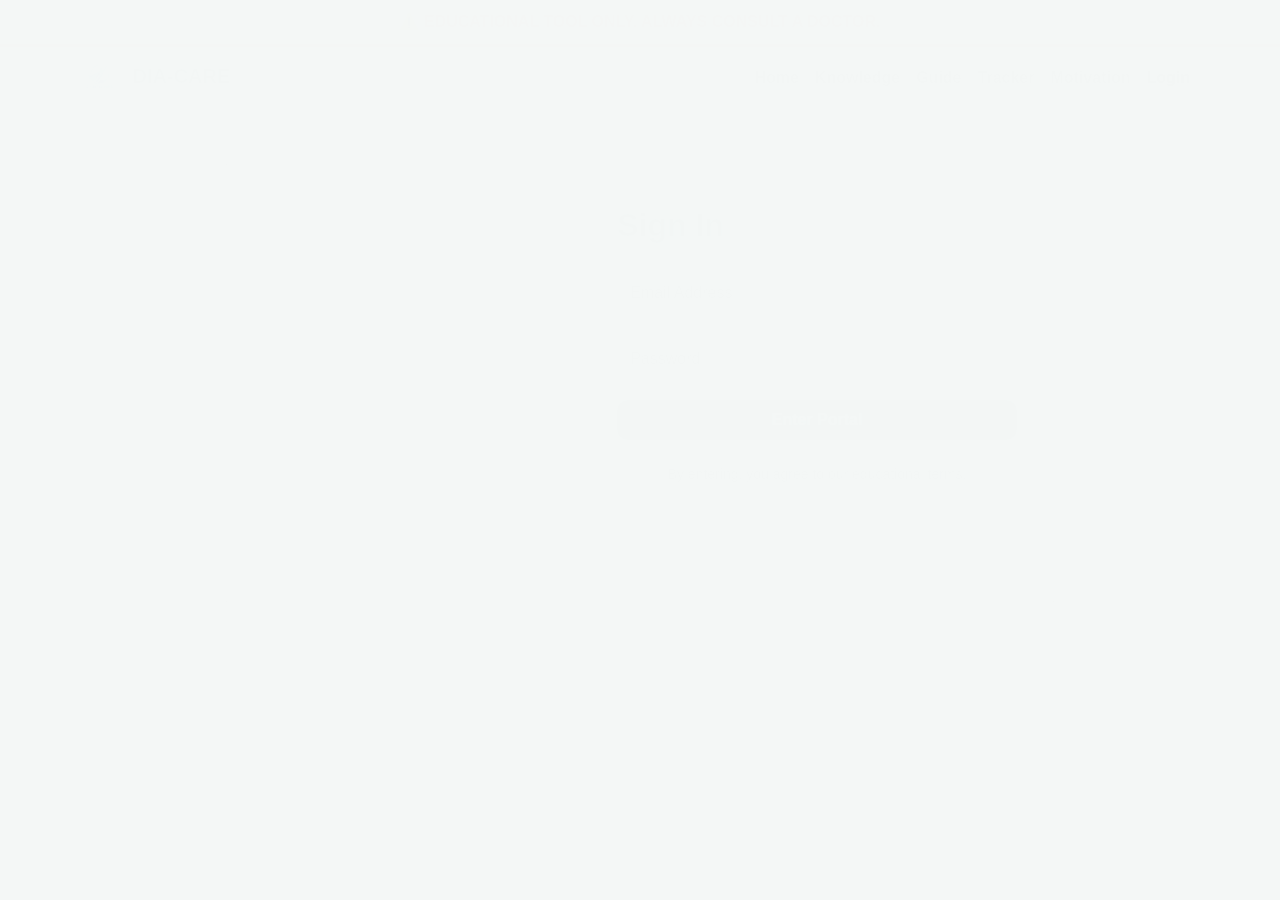
<file: account.html>
<!DOCTYPE html>
<html lang="en">
<head>
<meta name="viewport" content="width=device-width, initial-scale=1.0">
    <meta charset="UTF-8">
    <meta name="viewport" content="width=device-width, initial-scale=1.0">
    <title>Dia-Care | My Account</title>
    <link href="https://cdn.jsdelivr.net/npm/bootstrap@5.3.0/dist/css/bootstrap.min.css" rel="stylesheet">
    <link href="https://fonts.googleapis.com/css2?family=Poppins:wght@400;600&display=swap" rel="stylesheet">
    <link rel="stylesheet" href="https://cdnjs.cloudflare.com/ajax/libs/font-awesome/6.0.0/css/all.min.css">
    <style>
        :root { --teal: #2C7A7B; --red: #E53E3E; }
        body { font-family: 'Poppins', sans-serif; background: #f4f7f6; display: none; }
        .navbar-brand img { width: 35px !important; height: auto !important; margin-right: 10px; }
        .account-card { background: white; border-radius: 20px; padding: 40px; margin-top: 50px; box-shadow: 0 10px 30px rgba(0,0,0,0.05); border-top: 5px solid var(--teal); }
        .user-icon { font-size: 80px; color: var(--teal); margin-bottom: 20px; }
        .stats-box { background: #f0fdfa; border-radius: 12px; padding: 20px; border: 1px dashed var(--teal); }
        .btn-teal { background: var(--teal); color: white; border: none; transition: 0.3s; }
        .btn-teal:hover { background: #1A365D; color: white; }
    </style>
</head>
<body>

    <nav class="navbar navbar-expand-lg navbar-light bg-white shadow-sm sticky-top">
        <div class="container">
            <a class="navbar-brand fw-bold" href="index.html" style="color: var(--teal);"><img src="images/logo.png" alt="Logo"> DIA-CARE</a>
            <button class="navbar-toggler" type="button" data-bs-toggle="collapse" data-bs-target="#navbarNav"><span class="navbar-toggler-icon"></span></button>
            <div class="collapse navbar-collapse" id="navbarNav">
                <ul class="navbar-nav ms-auto fw-semibold">
                    <li><a class="nav-link" href="index.html">Home</a></li>
                    <li><a class="nav-link" href="knowledge.html">Knowledge</a></li>
                    <li><a class="nav-link" href="guide.html">Guide</a></li>
                    <li><a class="nav-link" href="tracker.html">Tracker</a></li>
                    <li><a class="nav-link" href="motivation.html">Motivation</a></li>
                    <li><a class="nav-link active" href="account.html">My Account</a></li>
                    <li><a class="nav-link text-danger" href="portal.html" onclick="sessionStorage.clear()">Logout</a></li>
                </ul>
            </div>
        </div>
    </nav>

    <div class="container">
        <div class="row justify-content-center">
            <div class="col-md-7 text-center">
                <div class="account-card">
                    <div class="user-icon"><i class="fas fa-user-circle"></i></div>
                    <h2 class="fw-bold">Welcome Back!</h2>
                    <p class="text-muted mb-4" id="displayEmail">User Portal</p>
                    
                    <div class="stats-box text-center mb-4">
                        <h6 class="mb-2 fw-bold" style="color: var(--teal);">Health Status: Active</h6>
                        <p class="small mb-3">Head over to the tracker to log your latest glucose readings.</p>
                        <a href="tracker.html" class="btn btn-sm btn-teal px-4">Go to Tracker</a>
                    </div>

                    <div id="updateMessage" class="alert alert-success mt-3" style="display:none;">Settings saved successfully!</div>
                    <button class="btn btn-outline-secondary w-100 py-2" onclick="fakeUpdate()">Update Account Settings</button>
                </div>
            </div>
        </div>
    </div>

    <script src="https://code.jquery.com/jquery-3.6.0.min.js"></script>
    <script src="https://cdn.jsdelivr.net/npm/bootstrap@5.3.0/dist/js/bootstrap.bundle.min.js"></script>
    <script>
        $(document).ready(function(){
            // Security Check: If no email in session, kick back to login
            const savedEmail = sessionStorage.getItem("userEmail");
            if(!savedEmail) {
                window.location.href = "portal.html";
            } else {
                $('body').fadeIn(800);
                $('#displayEmail').text(savedEmail);
            }
        });

        function fakeUpdate() {
            $('#updateMessage').fadeIn().delay(2000).fadeOut();
        }
    </script>
</body>
</html>
</file>
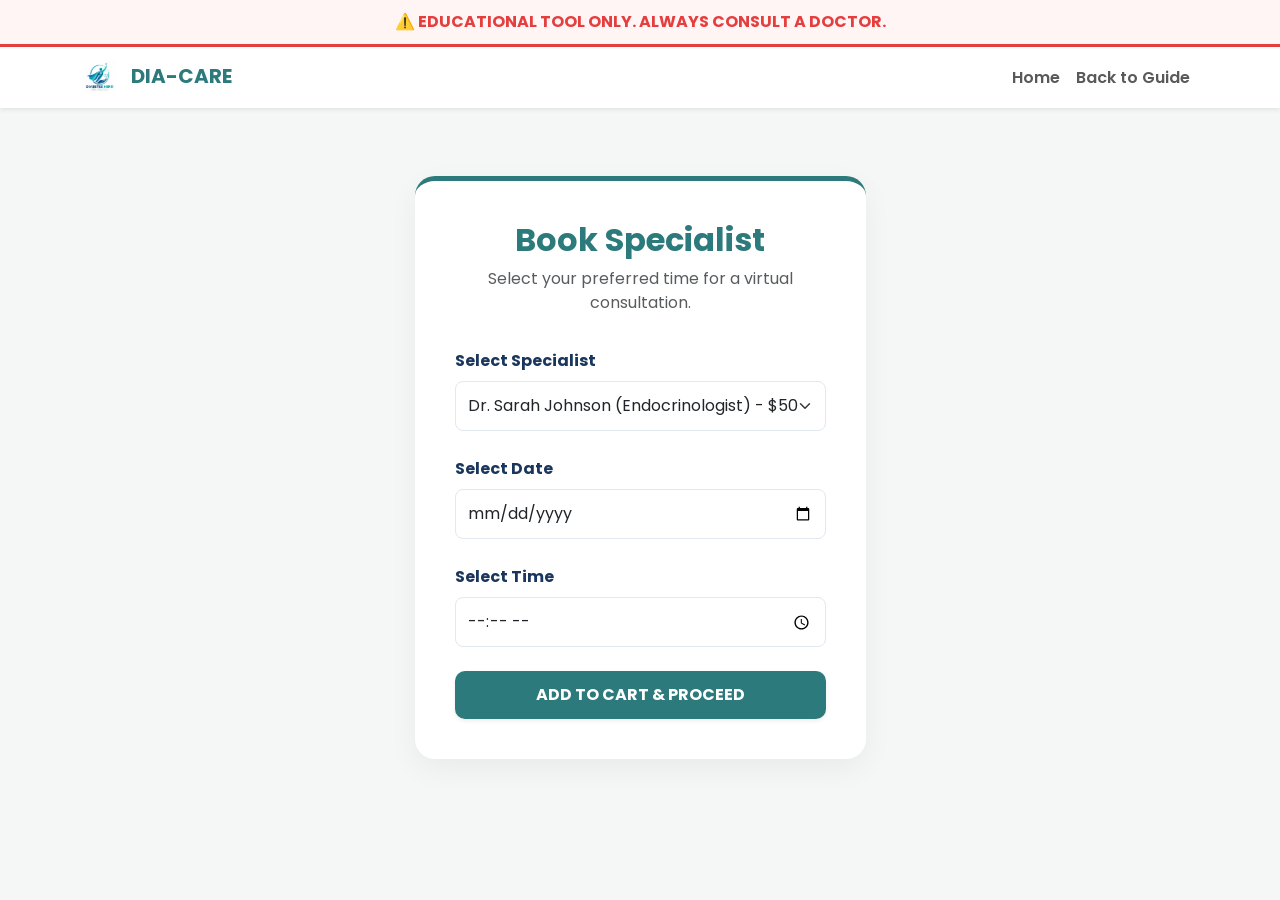
<file: booking.html>
<!DOCTYPE html>
<html lang="en">
<head>
<meta name="viewport" content="width=device-width, initial-scale=1.0">
    <meta charset="UTF-8">
    <meta name="viewport" content="width=device-width, initial-scale=1.0">
    <title>Dia-Care | Book Consultation</title>
    <link href="https://cdn.jsdelivr.net/npm/bootstrap@5.3.0/dist/css/bootstrap.min.css" rel="stylesheet">
    <link href="https://fonts.googleapis.com/css2?family=Poppins:wght@400;600&display=swap" rel="stylesheet">
    <style>
        :root { --teal: #2C7A7B; --dark: #1A365D; --red: #E53E3E; }
        body { font-family: 'Poppins', sans-serif; background: #f4f7f6; color: #333; display: none; }
        
        .disclaimer-top { background: #FFF5F5; border-bottom: 3px solid var(--red); color: var(--red); padding: 10px; text-align: center; font-weight: bold; position: sticky; top: 0; z-index: 2000; }
        
        /* Logo Consistency Fix */
        .navbar-brand img { width: 35px !important; height: auto !important; margin-right: 10px; }

        .booking-card { 
            background: white; 
            border-radius: 20px; 
            padding: 40px; 
            border-top: 5px solid var(--teal); 
            box-shadow: 0 10px 30px rgba(0,0,0,0.05); 
            margin-top: 20px;
        }

        .btn-teal { 
            background: var(--teal); 
            color: white; 
            border: none; 
            padding: 12px 20px; 
            border-radius: 10px; 
            transition: 0.3s;
        }
        .btn-teal:hover { background: var(--dark); color: white; transform: translateY(-2px); }
        
        .form-label { color: var(--dark); margin-top: 10px; }
        .form-control, .form-select { padding: 12px; border-radius: 8px; border: 1px solid #e2e8f0; }
    </style>
</head>
<body>

    <div class="disclaimer-top">⚠️ EDUCATIONAL TOOL ONLY. ALWAYS CONSULT A DOCTOR.</div>

    <nav class="navbar navbar-expand-lg navbar-light bg-white shadow-sm sticky-top">
        <div class="container">
            <a class="navbar-brand fw-bold" href="index.html" style="color: var(--teal);">
                <img src="images/logo.png" alt="Logo"> DIA-CARE
            </a>
            <button class="navbar-toggler" type="button" data-bs-toggle="collapse" data-bs-target="#navbarNav">
                <span class="navbar-toggler-icon"></span>
            </button>
            <div class="collapse navbar-collapse" id="navbarNav">
                <ul class="navbar-nav ms-auto fw-semibold">
                    <li><a class="nav-link" href="index.html">Home</a></li>
                    <li><a class="nav-link" href="guide.html">Back to Guide</a></li>
                </ul>
            </div>
        </div>
    </nav>

    <div class="container py-5">
        <div class="row justify-content-center">
            <div class="col-md-6 col-lg-5">
                <div class="booking-card">
                    <div class="text-center mb-4">
                        <h2 class="fw-bold" style="color: var(--teal);">Book Specialist</h2>
                        <p class="text-muted">Select your preferred time for a virtual consultation.</p>
                    </div>
                    
                    <div class="mb-3">
                        <label class="form-label fw-bold">Select Specialist</label>
                        <select id="doctor" class="form-select">
                            <option value="Dr. Sarah Johnson (Endocrinologist)">Dr. Sarah Johnson (Endocrinologist) - $50</option>
                            <option value="Dr. Mike Ross (Nutritionist)">Dr. Mike Ross (Nutritionist) - $40</option>
                        </select>
                    </div>

                    <div class="mb-3">
                        <label class="form-label fw-bold">Select Date</label>
                        <input type="date" id="bookDate" class="form-control">
                    </div>

                    <div class="mb-4">
                        <label class="form-label fw-bold">Select Time</label>
                        <input type="time" id="bookTime" class="form-control">
                    </div>

                    <button class="btn btn-teal w-100 fw-bold shadow-sm" onclick="addToCart()">ADD TO CART & PROCEED</button>
                    
                    <div id="cartMsg" class="alert alert-success mt-3 text-center" style="display:none; border-radius: 10px;">
                        <div class="spinner-border spinner-border-sm me-2" role="status"></div>
                        Added to cart! Redirecting...
                    </div>
                </div>
            </div>
        </div>
    </div>

    <script src="https://code.jquery.com/jquery-3.6.0.min.js"></script>
    <script src="https://cdn.jsdelivr.net/npm/bootstrap@5.3.0/dist/js/bootstrap.bundle.min.js"></script>
    
    <script>
        $(document).ready(function(){
            $('body').fadeIn(800);

            // Set minimum date to today so users can't book in the past
            let today = new Date().toISOString().split('T')[0];
            document.getElementById('bookDate').setAttribute('min', today);
        });

        function addToCart() {
            let doc = $('#doctor').val();
            let date = $('#bookDate').val();
            let time = $('#bookTime').val();

            if(!date || !time) {
                alert("Please select both a date and a time for your consultation.");
                return;
            }

            // Save booking details to sessionStorage for the payment page
            sessionStorage.setItem("appointmentDoc", doc);
            sessionStorage.setItem("appointmentDate", date);
            sessionStorage.setItem("appointmentTime", time);

            $('#cartMsg').slideDown();
            
            // Move to payment page after delay
            setTimeout(() => {
                window.location.href = "payment.html";
            }, 1800);
        }
    </script>
</body>
</html>
</file>
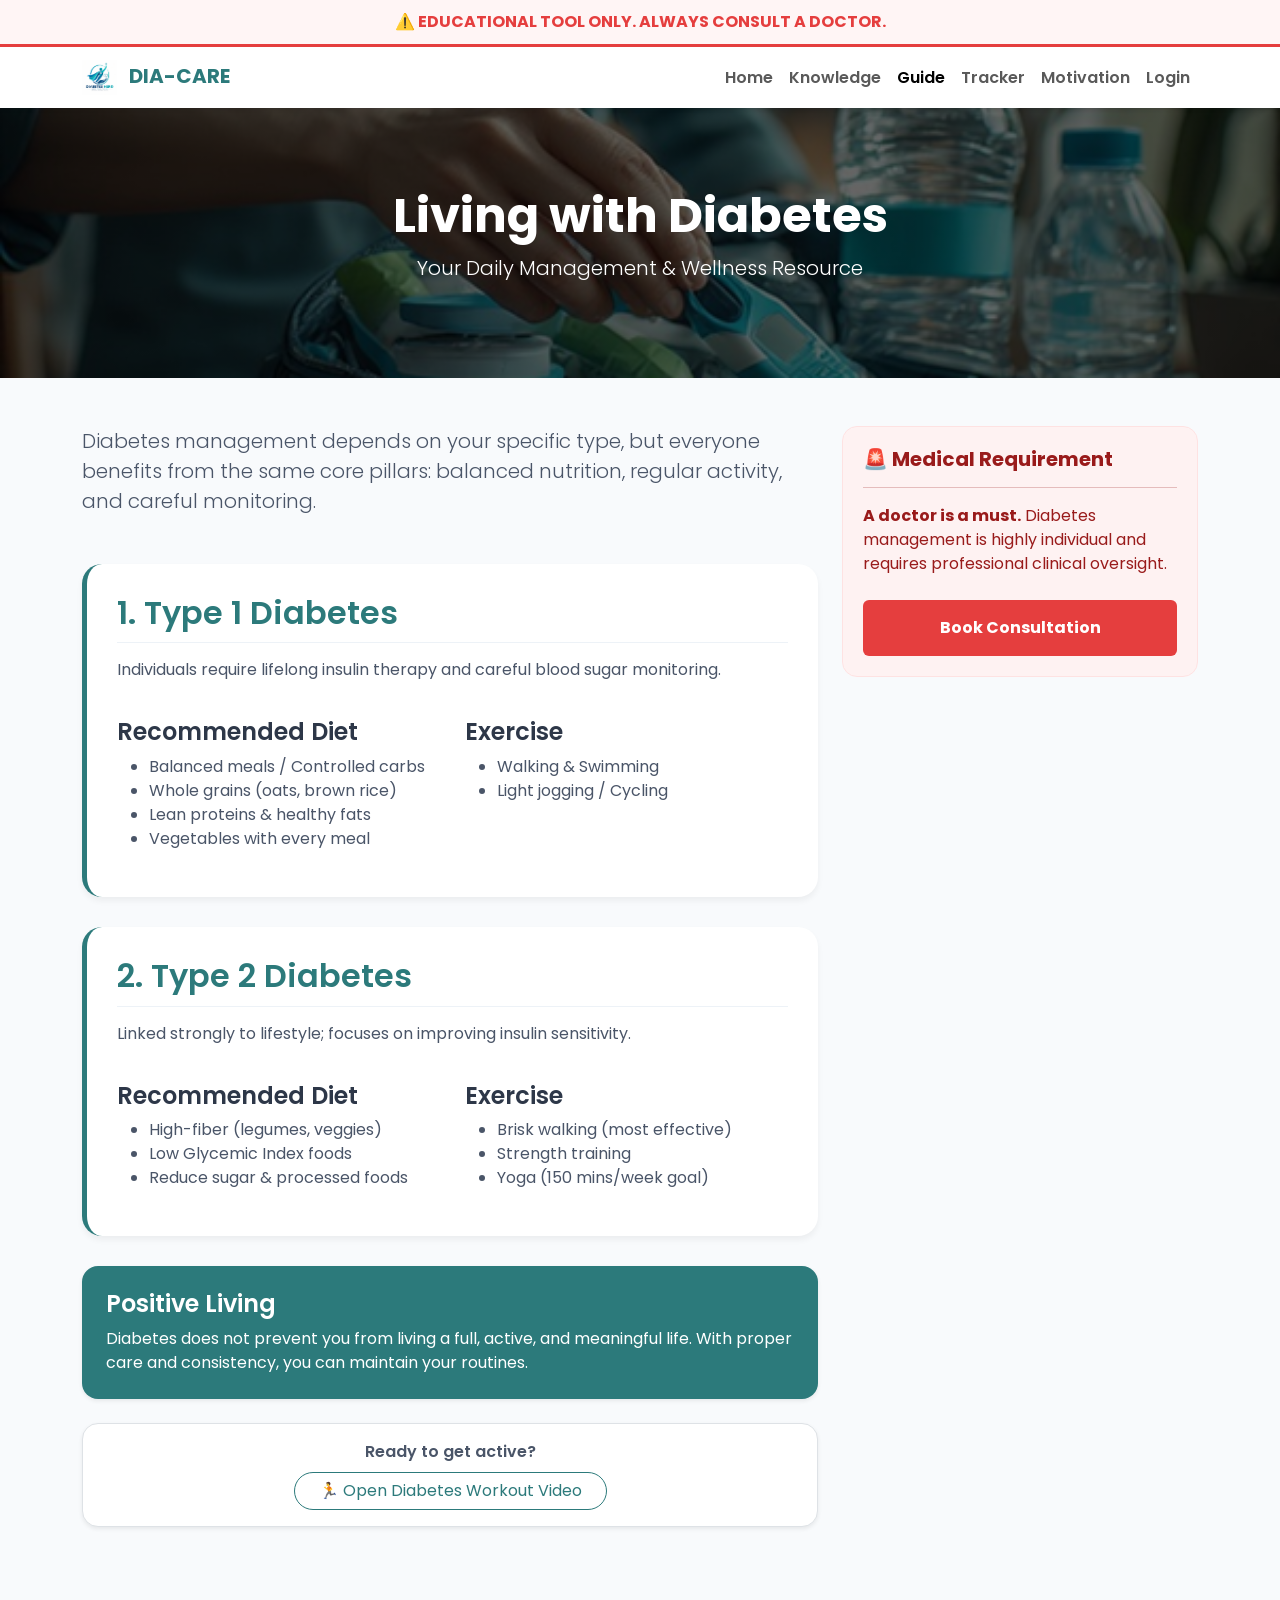
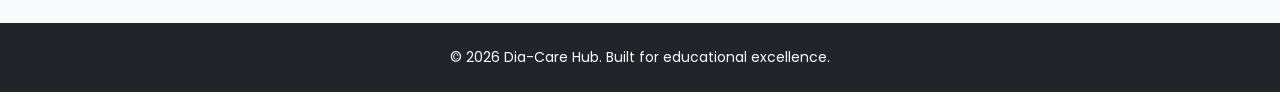
<file: guide.html>
<!DOCTYPE html>
<html lang="en">
<head>
<meta name="viewport" content="width=device-width, initial-scale=1.0">
    <meta charset="UTF-8">
    <meta name="viewport" content="width=device-width, initial-scale=1.0">
    <title>Dia-Care | Management Guide</title>
    <link href="https://cdn.jsdelivr.net/npm/bootstrap@5.3.0/dist/css/bootstrap.min.css" rel="stylesheet">
    <link href="https://fonts.googleapis.com/css2?family=Poppins:wght@300;400;600&display=swap" rel="stylesheet">
    <style>
        :root { --teal: #2C7A7B; --red: #E53E3E; --dark: #2D3748; }
        body { font-family: 'Poppins', sans-serif; background: #f8fafc; color: #4A5568; display: none; /* For fade effect */ }
        
        .disclaimer-top { 
            background: #FFF5F5; border-bottom: 3px solid var(--red); 
            color: var(--red); padding: 10px; text-align: center; 
            font-weight: bold; position: sticky; top: 0; z-index: 2000; 
        }
        
        /* Logo Consistency Fix */
        .navbar-brand img { width: 35px !important; height: auto !important; margin-right: 8px; }

        .hero-banner { 
            background: linear-gradient(rgba(0,0,0,0.6), rgba(0,0,0,0.6)), url('images/page4default.png') center/cover; 
            height: 30vh; display: flex; align-items: center; color: white; text-align: center; 
        }

        .guide-section { 
            background: white; border-radius: 20px; padding: 30px; 
            box-shadow: 0 4px 6px rgba(0,0,0,0.05); margin-bottom: 30px; 
            border-left: 5px solid var(--teal); transition: 0.3s;
        }
        .guide-section:hover { transform: translateX(5px); }
        
        h2 { color: var(--teal); font-weight: 600; margin-bottom: 15px; border-bottom: 1px solid #edf2f7; padding-bottom: 10px; }
        h4 { color: var(--dark); margin-top: 20px; font-weight: 600; }
        
        .doctor-warning { 
            background: #fef2f2; border: 1px solid #fee2e2; border-radius: 15px; 
            padding: 20px; color: #991b1b; 
        }
        
        .btn-consult {
            background-color: var(--red);
            border: none;
            transition: 0.3s;
        }
        .btn-consult:hover {
            background-color: #c53030;
            transform: scale(1.05);
        }
    </style>
</head>
<body>

    <div class="disclaimer-top">⚠️ EDUCATIONAL TOOL ONLY. ALWAYS CONSULT A DOCTOR.</div>

    <nav class="navbar navbar-expand-lg navbar-light bg-white shadow-sm sticky-top">
        <div class="container">
            <a class="navbar-brand fw-bold" href="index.html" style="color: var(--teal);">
                <img src="images/logo.png" alt="Logo"> DIA-CARE
            </a>
            <button class="navbar-toggler" type="button" data-bs-toggle="collapse" data-bs-target="#navbarNav">
                <span class="navbar-toggler-icon"></span>
            </button>
            <div class="collapse navbar-collapse" id="navbarNav">
                <ul class="navbar-nav ms-auto fw-semibold">
                    <li><a class="nav-link" href="index.html">Home</a></li>
                    <li><a class="nav-link" href="knowledge.html">Knowledge</a></li>
                    <li><a class="nav-link active" href="guide.html">Guide</a></li>
                    <li><a class="nav-link" href="tracker.html">Tracker</a></li>
                    <li><a class="nav-link" href="motivation.html">Motivation</a></li>
                    <li><a class="nav-link" href="portal.html">Login</a></li>
                </ul>
            </div>
        </div>
    </nav>

    <div class="hero-banner">
        <div class="container">
            <h1 class="display-5 fw-bold">Living with Diabetes</h1>
            <p class="lead">Your Daily Management & Wellness Resource</p>
        </div>
    </div>

    <div class="container py-5">
        <div class="row">
            <div class="col-lg-8">
                
                <p class="mb-5 lead">Diabetes management depends on your specific type, but everyone benefits from the same core pillars: balanced nutrition, regular activity, and careful monitoring.</p>

                <div class="guide-section">
                    <h2>1. Type 1 Diabetes</h2>
                    <p>Individuals require lifelong insulin therapy and careful blood sugar monitoring.</p>
                    <div class="row">
                        <div class="col-md-6">
                            <h4>Recommended Diet</h4>
                            <ul>
                                <li>Balanced meals / Controlled carbs</li>
                                <li>Whole grains (oats, brown rice)</li>
                                <li>Lean proteins & healthy fats</li>
                                <li>Vegetables with every meal</li>
                            </ul>
                        </div>
                        <div class="col-md-6">
                            <h4>Exercise</h4>
                            <ul>
                                <li>Walking & Swimming</li>
                                <li>Light jogging / Cycling</li>
                            </ul>
                        </div>
                    </div>
                </div>

                <div class="guide-section">
                    <h2>2. Type 2 Diabetes</h2>
                    <p>Linked strongly to lifestyle; focuses on improving insulin sensitivity.</p>
                    <div class="row">
                        <div class="col-md-6">
                            <h4>Recommended Diet</h4>
                            <ul>
                                <li>High-fiber (legumes, veggies)</li>
                                <li>Low Glycemic Index foods</li>
                                <li>Reduce sugar & processed foods</li>
                            </ul>
                        </div>
                        <div class="col-md-6">
                            <h4>Exercise</h4>
                            <ul>
                                <li>Brisk walking (most effective)</li>
                                <li>Strength training</li>
                                <li>Yoga (150 mins/week goal)</li>
                            </ul>
                        </div>
                    </div>
                </div>

                <div class="p-4 rounded-4 text-white shadow-sm" style="background: var(--teal);">
                    <h4 class="text-white mt-0">Positive Living</h4>
                    <p class="mb-0">Diabetes does not prevent you from living a full, active, and meaningful life. With proper care and consistency, you can maintain your routines.</p>
                </div>

                <div class="mt-4 text-center">
                    <div class="p-3 border rounded-4 bg-white shadow-sm">
                        <p class="fw-semibold mb-2">Ready to get active?</p>
                        <a href="https://youtu.be/ePylP2XmNRs" target="_blank" class="btn btn-outline-teal px-4 rounded-pill" style="color: var(--teal); border-color: var(--teal);">
                            🏃 Open Diabetes Workout Video
                        </a>
                    </div>
                </div>

            </div>

            <div class="col-lg-4 mt-4 mt-lg-0">
                <div class="doctor-warning sticky-top" style="top: 100px;">
                    <h5 class="fw-bold">🚨 Medical Requirement</h5>
                    <hr>
                    <p><strong>A doctor is a must.</strong> Diabetes management is highly individual and requires professional clinical oversight.</p>
                    <a href="booking.html" class="btn btn-consult btn-danger w-100 mt-2 fw-bold py-3">Book Consultation</a>
                </div>
            </div>
        </div>
    </div>

    <footer class="bg-dark text-white py-4 mt-5">
        <div class="container text-center small">
            &copy; 2026 Dia-Care Hub. Built for educational excellence.
        </div>
    </footer>

    <script src="https://code.jquery.com/jquery-3.6.0.min.js"></script>
    <script src="https://cdn.jsdelivr.net/npm/bootstrap@5.3.0/dist/js/bootstrap.bundle.min.js"></script>
    <script>
        $(document).ready(function(){
            $('body').fadeIn(800);
        });
    </script>
</body>
</html>
</file>
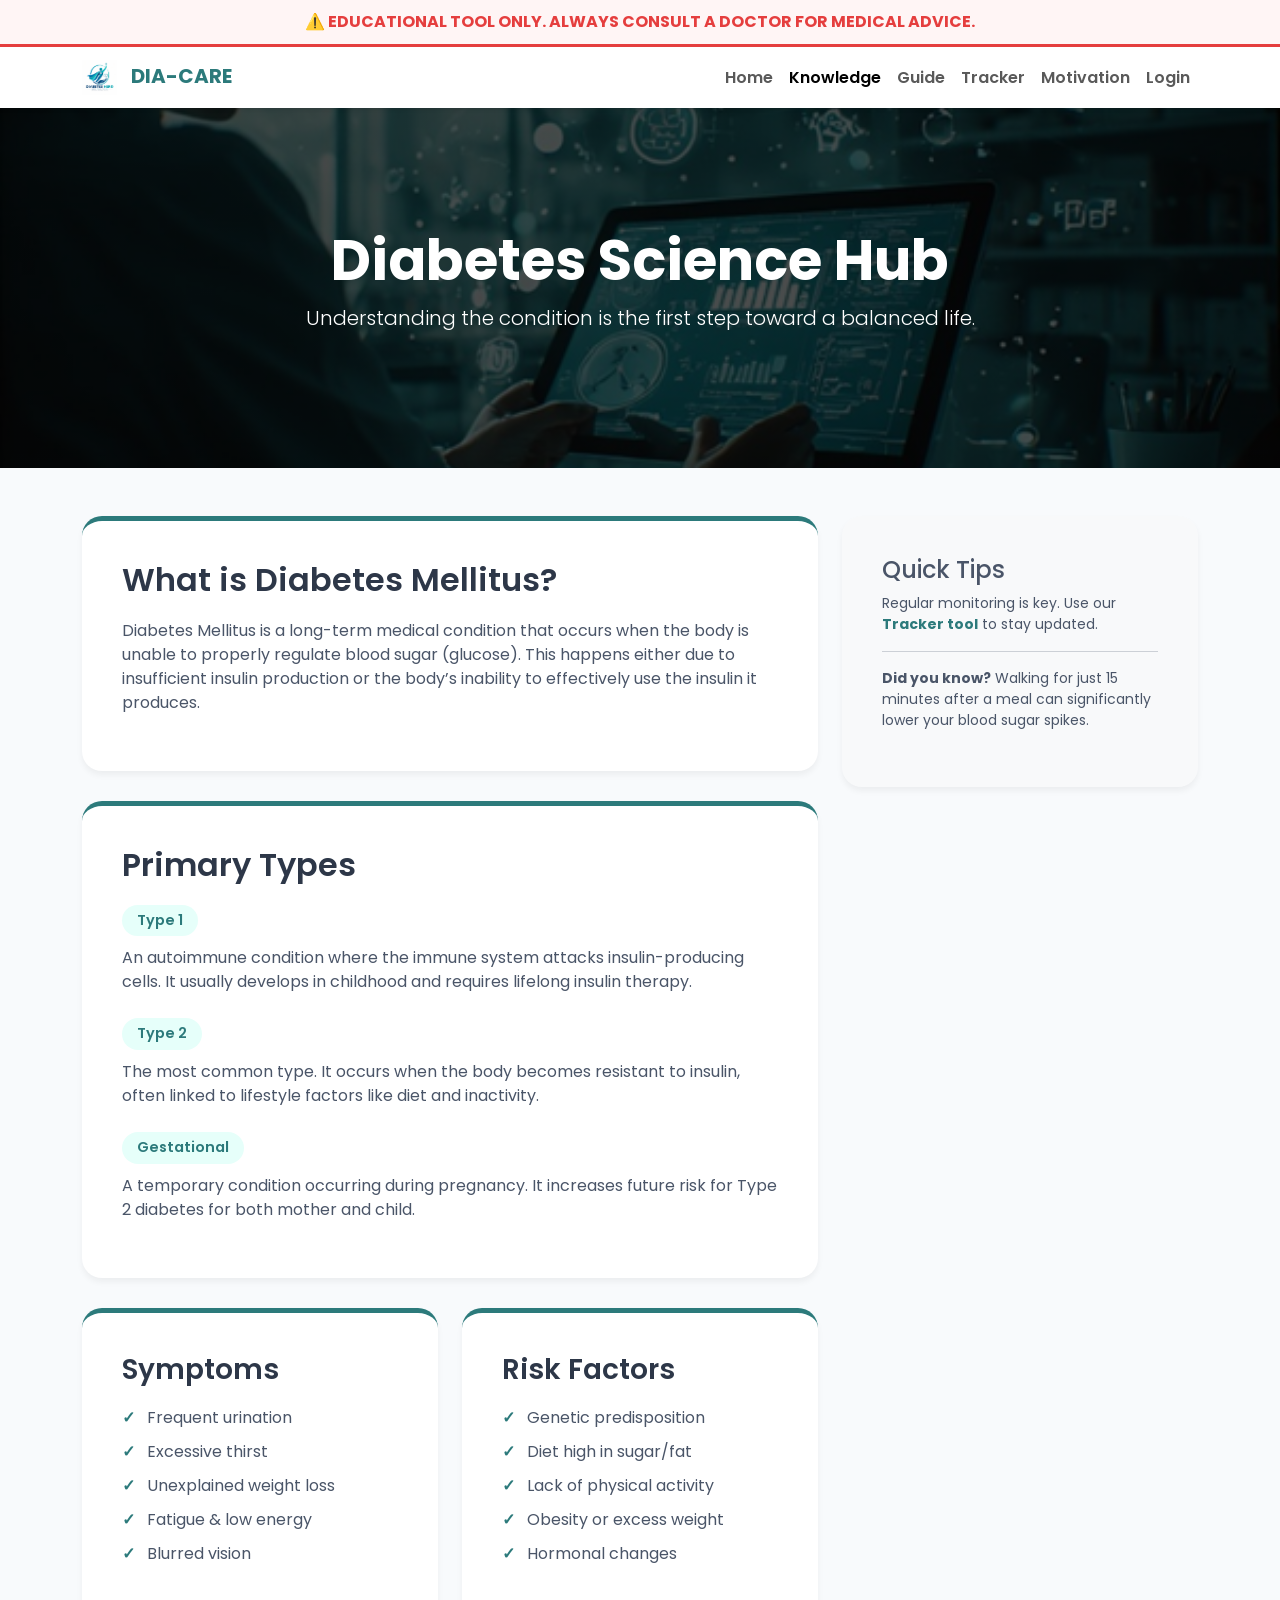
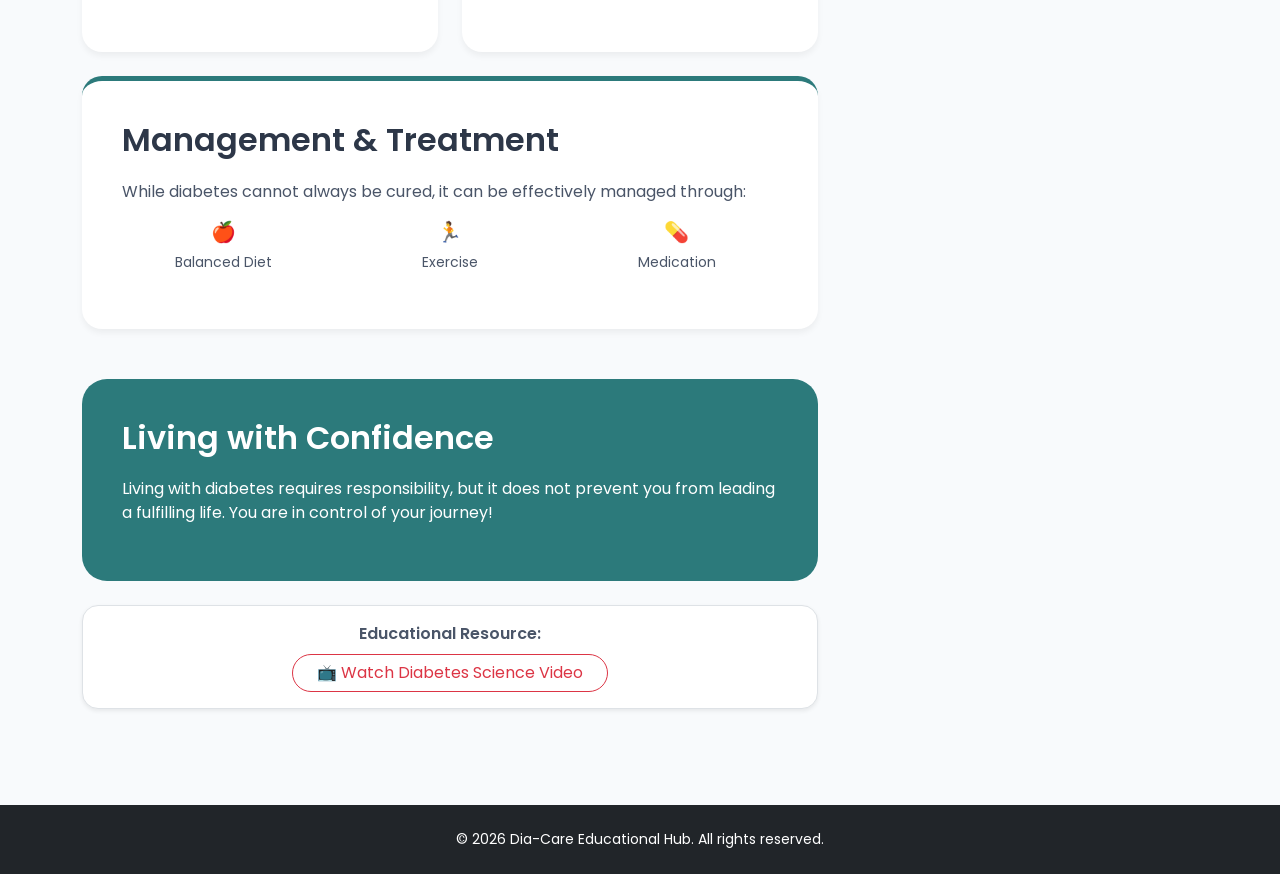
<file: knowledge.html>
<!DOCTYPE html>
<html lang="en">
<head>
<meta name="viewport" content="width=device-width, initial-scale=1.0">
    <meta charset="UTF-8">
    <meta name="viewport" content="width=device-width, initial-scale=1.0">
    <title>Dia-Care | Knowledge Hub</title>
    <link href="https://cdn.jsdelivr.net/npm/bootstrap@5.3.0/dist/css/bootstrap.min.css" rel="stylesheet">
    <link href="https://fonts.googleapis.com/css2?family=Poppins:wght@300;400;600&display=swap" rel="stylesheet">
    <style>
        :root { --teal: #2C7A7B; --red: #E53E3E; --dark: #2D3748; }
        body { font-family: 'Poppins', sans-serif; background: #f8fafc; color: #4A5568; display: none; /* For fade effect */ }
        
        .disclaimer { background: #FFF5F5; border-bottom: 3px solid var(--red); color: var(--red); padding: 10px; text-align: center; font-weight: bold; position: sticky; top: 0; z-index: 2000; }
        
        /* Logo Consistency Fix */
        .navbar-brand img { width: 35px !important; height: auto !important; margin-right: 10px; }

        /* Hero Banner */
        .banner { 
            background: linear-gradient(rgba(0,0,0,0.7), rgba(0,0,0,0.7)), url('images/page2default.png') center/cover; 
            height: 40vh; display: flex; align-items: center; color: white; text-align: center; 
        }

        /* Content Styling */
        .info-card { background: white; border-radius: 20px; padding: 40px; box-shadow: 0 4px 6px rgba(0,0,0,0.05); margin-bottom: 30px; border-top: 5px solid var(--teal); transition: 0.3s; }
        .info-card:hover { transform: translateY(-5px); }
        h2, h3 { color: var(--dark); font-weight: 600; margin-bottom: 20px; }
        .type-badge { background: #E6FFFA; color: var(--teal); padding: 5px 15px; border-radius: 20px; font-weight: 600; font-size: 0.9rem; margin-bottom: 10px; display: inline-block; }
        
        /* Motivational Footer Section */
        .motivation-banner { background: var(--teal); color: white; border-radius: 25px; padding: 40px; margin-top: 50px; }
        .list-style-teal li { margin-bottom: 10px; position: relative; list-style: none; padding-left: 25px; }
        .list-style-teal li::before { content: "✓"; color: var(--teal); font-weight: bold; position: absolute; left: 0; }
    </style>
</head>
<body>
    <div class="disclaimer">⚠️ EDUCATIONAL TOOL ONLY. ALWAYS CONSULT A DOCTOR FOR MEDICAL ADVICE.</div>

    <nav class="navbar navbar-expand-lg navbar-light bg-white shadow-sm sticky-top">
        <div class="container">
            <a class="navbar-brand fw-bold" href="index.html" style="color: var(--teal);"><img src="images/logo.png" alt="Logo"> DIA-CARE</a>
            <button class="navbar-toggler" type="button" data-bs-toggle="collapse" data-bs-target="#navbarNav"><span class="navbar-toggler-icon"></span></button>
            <div class="collapse navbar-collapse" id="navbarNav">
                <ul class="navbar-nav ms-auto fw-semibold">
                    <li><a class="nav-link" href="index.html">Home</a></li>
                    <li><a class="nav-link active" href="knowledge.html">Knowledge</a></li>
                    <li><a class="nav-link" href="guide.html">Guide</a></li>
                    <li><a class="nav-link" href="tracker.html">Tracker</a></li>
                    <li><a class="nav-link" href="motivation.html">Motivation</a></li>
                    <li><a class="nav-link" href="portal.html">Login</a></li>
                </ul>
            </div>
        </div>
    </nav>

    <div class="banner">
        <div class="container">
            <h1 class="display-4 fw-bold">Diabetes Science Hub</h1>
            <p class="lead">Understanding the condition is the first step toward a balanced life.</p>
        </div>
    </div>

    <div class="container py-5">
        <div class="row">
            <div class="col-lg-8">
                
                <div class="info-card">
                    <h2>What is Diabetes Mellitus?</h2>
                    <p>Diabetes Mellitus is a long-term medical condition that occurs when the body is unable to properly regulate blood sugar (glucose). This happens either due to insufficient insulin production or the body’s inability to effectively use the insulin it produces.</p>
                </div>

                <div class="info-card">
                    <h2>Primary Types</h2>
                    <div class="mb-4">
                        <span class="type-badge">Type 1</span>
                        <p>An autoimmune condition where the immune system attacks insulin-producing cells. It usually develops in childhood and requires lifelong insulin therapy.</p>
                    </div>
                    <div class="mb-4">
                        <span class="type-badge">Type 2</span>
                        <p>The most common type. It occurs when the body becomes resistant to insulin, often linked to lifestyle factors like diet and inactivity.</p>
                    </div>
                    <div>
                        <span class="type-badge">Gestational</span>
                        <p>A temporary condition occurring during pregnancy. It increases future risk for Type 2 diabetes for both mother and child.</p>
                    </div>
                </div>

                <div class="row">
                    <div class="col-md-6">
                        <div class="info-card h-100">
                            <h3>Symptoms</h3>
                            <ul class="list-style-teal p-0">
                                <li>Frequent urination</li>
                                <li>Excessive thirst</li>
                                <li>Unexplained weight loss</li>
                                <li>Fatigue & low energy</li>
                                <li>Blurred vision</li>
                            </ul>
                        </div>
                    </div>
                    <div class="col-md-6">
                        <div class="info-card h-100">
                            <h3>Risk Factors</h3>
                            <ul class="list-style-teal p-0">
                                <li>Genetic predisposition</li>
                                <li>Diet high in sugar/fat</li>
                                <li>Lack of physical activity</li>
                                <li>Obesity or excess weight</li>
                                <li>Hormonal changes</li>
                            </ul>
                        </div>
                    </div>
                </div>

                <div class="info-card mt-4">
                    <h2>Management & Treatment</h2>
                    <p>While diabetes cannot always be cured, it can be effectively managed through:</p>
                    <div class="row text-center mt-3">
                        <div class="col-4"><h5>🍎</h5><p class="small">Balanced Diet</p></div>
                        <div class="col-4"><h5>🏃</h5><p class="small">Exercise</p></div>
                        <div class="col-4"><h5>💊</h5><p class="small">Medication</p></div>
                    </div>
                </div>

                <div class="motivation-banner">
                    <h2 class="text-white">Living with Confidence</h2>
                    <p>Living with diabetes requires responsibility, but it does not prevent you from leading a fulfilling life. You are in control of your journey!</p>
                </div>

                <div class="mt-4 text-center">
                    <div class="p-3 border rounded-4 bg-white shadow-sm">
                        <p class="fw-semibold mb-2">Educational Resource:</p>
                        <a href="https://youtu.be/-B-RVybvffU" target="_blank" class="btn btn-outline-danger px-4 rounded-pill">
                            📺 Watch Diabetes Science Video
                        </a>
                    </div>
                </div>
            </div>

            <div class="col-lg-4 mt-4 mt-lg-0">
                <div class="info-card bg-light border-0 sticky-top" style="top: 100px;">
                    <h4>Quick Tips</h4>
                    <p class="small">Regular monitoring is key. Use our <a href="tracker.html" class="fw-bold text-decoration-none" style="color: var(--teal);">Tracker tool</a> to stay updated.</p>
                    <hr>
                    <p class="small"><strong>Did you know?</strong> Walking for just 15 minutes after a meal can significantly lower your blood sugar spikes.</p>
                </div>
            </div>
        </div>
    </div>

    <footer class="bg-dark text-white py-4 mt-5">
        <div class="container text-center">
            <p class="mb-0 small">&copy; 2026 Dia-Care Educational Hub. All rights reserved.</p>
        </div>
    </footer>

    <script src="https://code.jquery.com/jquery-3.6.0.min.js"></script>
    <script src="https://cdn.jsdelivr.net/npm/bootstrap@5.3.0/dist/js/bootstrap.bundle.min.js"></script>
    <script>
        $(document).ready(function(){
            $('body').fadeIn(800);
        });
    </script>
</body>
</html>
</file>
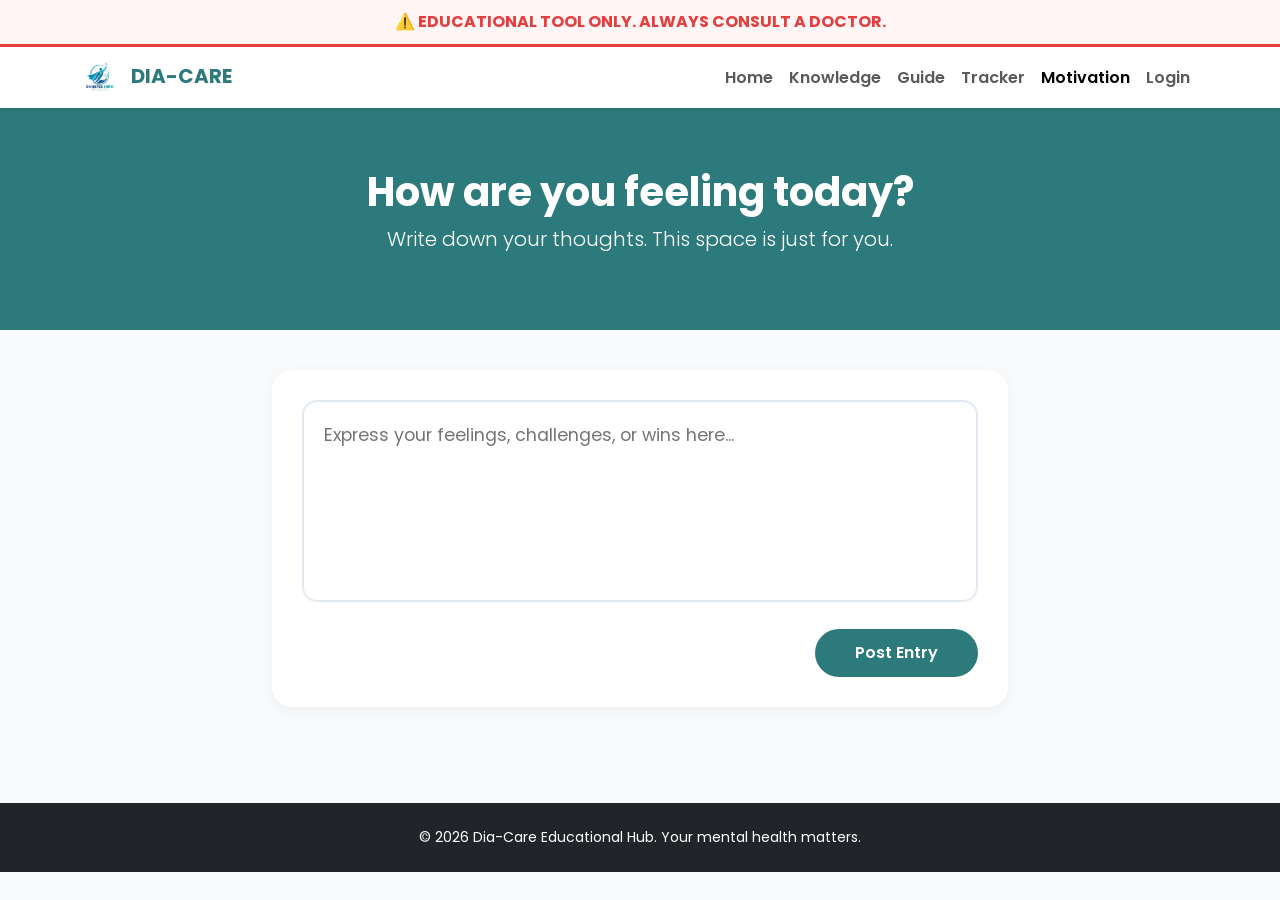
<file: motivation.html>
<!DOCTYPE html>
<html lang="en">
<head>
<meta name="viewport" content="width=device-width, initial-scale=1.0">
    <meta charset="UTF-8">
    <meta name="viewport" content="width=device-width, initial-scale=1.0">
    <title>Dia-Care | Motivation</title>
    <link href="https://cdn.jsdelivr.net/npm/bootstrap@5.3.0/dist/css/bootstrap.min.css" rel="stylesheet">
    <link href="https://fonts.googleapis.com/css2?family=Poppins:wght@300;400;600&display=swap" rel="stylesheet">
    <style>
        :root { --teal: #2C7A7B; --red: #E53E3E; --dark: #2D3748; }
        body { font-family: 'Poppins', sans-serif; background: #f8fafc; color: #4A5568; display: none; /* For fade effect */ }
        
        .disclaimer-top { background: #FFF5F5; border-bottom: 3px solid var(--red); color: var(--red); padding: 10px; text-align: center; font-weight: bold; position: sticky; top: 0; z-index: 2000; }
        
        /* Logo Consistency Fix */
        .navbar-brand img { width: 35px !important; height: auto !important; margin-right: 10px; }

        .hero-section { background: var(--teal); color: white; padding: 60px 0; text-align: center; margin-bottom: 40px; }
        .journal-box { background: white; border-radius: 20px; padding: 30px; box-shadow: 0 4px 15px rgba(0,0,0,0.05); }
        
        textarea { width: 100%; border: 2px solid #e2e8f0; border-radius: 15px; padding: 20px; font-size: 1.1rem; resize: none; transition: 0.3s; }
        textarea:focus { outline: none; border-color: var(--teal); box-shadow: 0 0 10px rgba(44, 122, 123, 0.1); }
        
        .btn-post { background: var(--teal); color: white; border: none; padding: 12px 40px; border-radius: 30px; font-weight: 600; margin-top: 20px; transition: 0.3s; }
        .btn-post:hover { background: #1A365D; transform: translateY(-2px); }

        #response-card { display: none; margin-top: 40px; animation: fadeIn 0.8s ease; }
        .warm-message { background: #f0fff4; border-left: 5px solid #38a169; padding: 30px; border-radius: 15px; }
        .private-note { font-size: 0.85rem; color: #718096; font-style: italic; margin-top: 15px; }

        @keyframes fadeIn { from { opacity: 0; } to { opacity: 1; } }
    </style>
</head>
<body>

    <div class="disclaimer-top">⚠️ EDUCATIONAL TOOL ONLY. ALWAYS CONSULT A DOCTOR.</div>

    <nav class="navbar navbar-expand-lg navbar-light bg-white shadow-sm sticky-top">
        <div class="container">
            <a class="navbar-brand fw-bold" href="index.html" style="color: var(--teal);">
                <img src="images/logo.png" alt="Logo"> DIA-CARE
            </a>
            <button class="navbar-toggler" type="button" data-bs-toggle="collapse" data-bs-target="#navbarNav">
                <span class="navbar-toggler-icon"></span>
            </button>
            <div class="collapse navbar-collapse" id="navbarNav">
                <ul class="navbar-nav ms-auto fw-semibold">
                    <li><a class="nav-link" href="index.html">Home</a></li>
                    <li><a class="nav-link" href="knowledge.html">Knowledge</a></li>
                    <li><a class="nav-link" href="guide.html">Guide</a></li>
                    <li><a class="nav-link" href="tracker.html">Tracker</a></li>
                    <li><a class="nav-link active" href="motivation.html">Motivation</a></li>
                    <li><a class="nav-link" href="portal.html">Login</a></li>
                </ul>
            </div>
        </div>
    </nav>

    <div class="hero-section">
        <div class="container">
            <h1 class="fw-bold text-white">How are you feeling today?</h1>
            <p class="lead text-white">Write down your thoughts. This space is just for you.</p>
        </div>
    </div>

    <div class="container pb-5">
        <div class="row justify-content-center">
            <div class="col-md-8">
                <div class="journal-box">
                    <textarea id="userInput" rows="6" placeholder="Express your feelings, challenges, or wins here..."></textarea>
                    <div class="text-end">
                        <button class="btn-post" onclick="showMessage()">Post Entry</button>
                    </div>

                    <div id="response-card">
                        <div class="warm-message shadow-sm">
                            <h4 class="fw-bold" style="color: #2f855a;">You’re doing better than you think.</h4>
                            <p class="mb-0" style="font-size: 1.1rem; line-height: 1.6;">
                                Taking care of yourself is a big win, and you’re already doing it. 
                                It’s all about finding that balance that works for you so you can get back to doing what you love. 
                                No stress, no pressure—just you staying on top of your game and living your best life. 
                                You’ve got this handled, so keep that positive energy going. We’re here to help make things simpler for you.
                            </p>
                            
                            <hr>
                            <p class="private-note">
                                🔒 <strong>Privacy Note:</strong> Your entries are private and not stored on our servers. 
                                This is a safe space for your reflection. If you need support, reach out at 
                                <a href="mailto:support@diacare.org" style="color: var(--teal); font-weight: bold;">support@diacare.org</a>.
                            </p>
                        </div>
                    </div>
                </div>
            </div>
        </div>
    </div>

    <footer class="bg-dark text-white py-4 mt-5">
        <div class="container text-center">
            <p class="mb-0 small">&copy; 2026 Dia-Care Educational Hub. Your mental health matters.</p>
        </div>
    </footer>

    <script src="https://code.jquery.com/jquery-3.6.0.min.js"></script>
    <script src="https://cdn.jsdelivr.net/npm/bootstrap@5.3.0/dist/js/bootstrap.bundle.min.js"></script>
    
    <script>
        $(document).ready(function(){
            $('body').fadeIn(800);
        });

        function showMessage() {
            const input = document.getElementById('userInput').value;
            if(input.trim() !== "") {
                const card = document.getElementById('response-card');
                card.style.display = "block";
                
                // Smooth scroll to message
                card.scrollIntoView({ behavior: 'smooth', block: 'center' });
                
                // Clear input to simulate "submitting" the feeling
                document.getElementById('userInput').value = "";
            } else {
                alert("Please share a thought or feeling first!");
            }
        }
    </script>

</body>
</html>
</file>
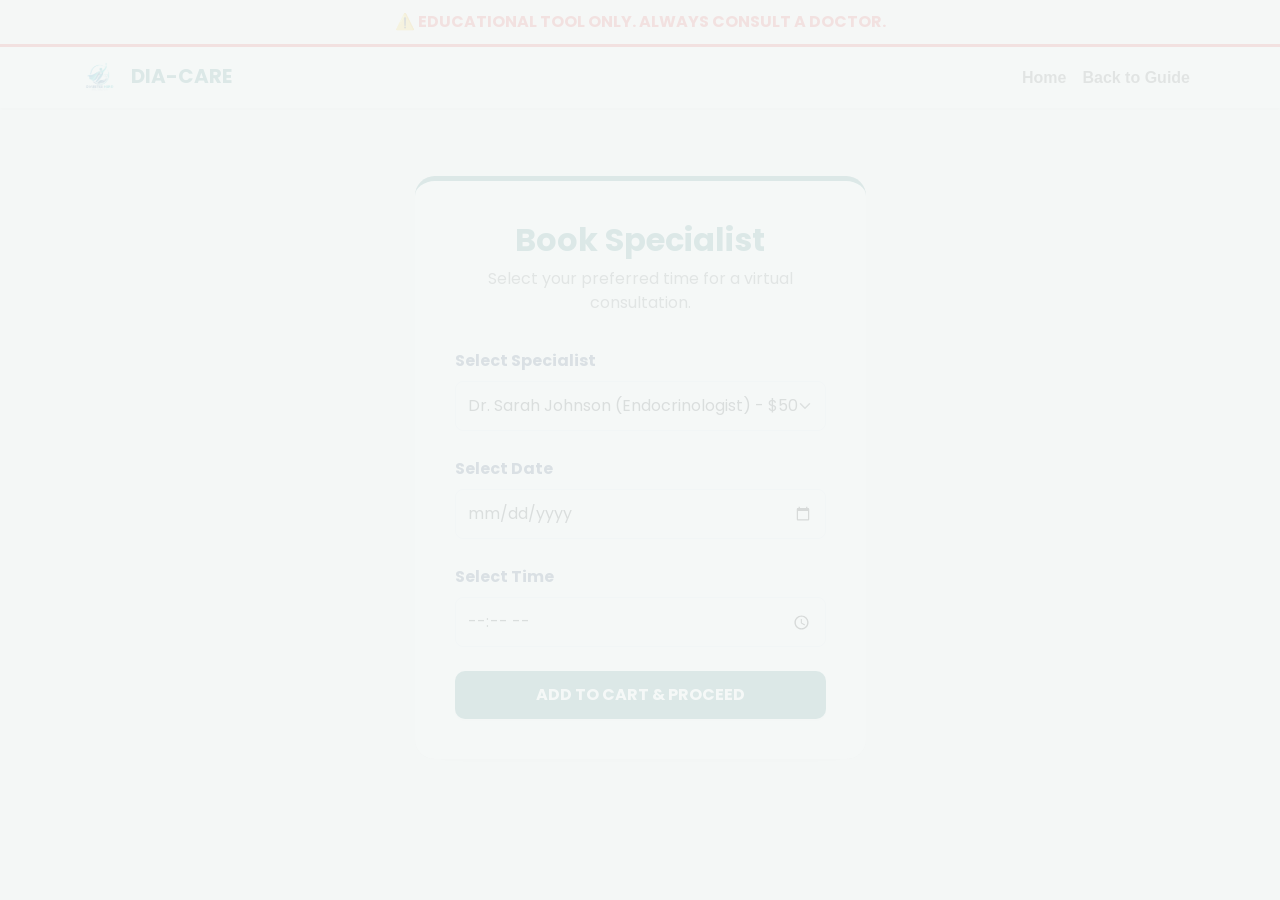
<file: payment.html>
<!DOCTYPE html>
<html lang="en">
<head>
<meta name="viewport" content="width=device-width, initial-scale=1.0">
    <meta charset="UTF-8">
    <meta name="viewport" content="width=device-width, initial-scale=1.0">
    <title>Dia-Care | Payment</title>
    <link href="https://cdn.jsdelivr.net/npm/bootstrap@5.3.0/dist/css/bootstrap.min.css" rel="stylesheet">
    <link href="https://fonts.googleapis.com/css2?family=Poppins:wght@400;600&display=swap" rel="stylesheet">
    <style>
        :root { --teal: #2C7A7B; --red: #E53E3E; --dark: #1A365D; }
        body { font-family: 'Poppins', sans-serif; background: #f4f7f6; display: none; }
        
        .disclaimer-top { background: #FFF5F5; border-bottom: 3px solid var(--red); color: var(--red); padding: 10px; text-align: center; font-weight: bold; }
        
        /* Logo Consistency Fix */
        .navbar-brand img { width: 35px !important; height: auto !important; margin-right: 10px; }

        .payment-box { background: white; border-radius: 25px; padding: 40px; box-shadow: 0 10px 40px rgba(0,0,0,0.08); border-top: 6px solid var(--teal); }
        .summary-box { background: #f0fdfa; padding: 20px; border-radius: 15px; border: 1px dashed var(--teal); margin-bottom: 30px; }
        
        .form-control { padding: 12px; border-radius: 10px; border: 1px solid #e2e8f0; margin-bottom: 15px; }
        .form-control:focus { border-color: var(--teal); box-shadow: 0 0 0 0.25rem rgba(44, 122, 123, 0.1); }
        
        .btn-pay { background: var(--teal); color: white; border: none; padding: 15px; border-radius: 12px; font-weight: 600; transition: 0.3s; }
        .btn-pay:hover { background: var(--dark); color: white; transform: translateY(-2px); }
        
        #processing { display: none; }
    </style>
</head>
<body>

    <div class="disclaimer-top">⚠️ SECURE EDUCATIONAL PAYMENT SIMULATION</div>

    <nav class="navbar navbar-expand-lg navbar-light bg-white shadow-sm sticky-top">
        <div class="container">
            <a class="navbar-brand fw-bold" href="index.html" style="color: var(--teal);">
                <img src="images/logo.png" alt="Logo"> DIA-CARE
            </a>
            <div class="ms-auto">
                <a class="btn btn-sm btn-outline-secondary" href="booking.html">Cancel</a>
            </div>
        </div>
    </nav>

    <div class="container py-5">
        <div class="row justify-content-center">
            <div class="col-md-6 col-lg-5">
                <div class="payment-box">
                    <h4 class="fw-bold mb-3" style="color: var(--dark);">Booking Summary</h4>
                    <div class="summary-box">
                        <p class="mb-2"><strong>Specialist:</strong> <span id="summaryDoc" class="text-teal"></span></p>
                        <p class="mb-2"><strong>Date:</strong> <span id="summaryDate"></span></p>
                        <p class="mb-0"><strong>Time:</strong> <span id="summaryTime"></span></p>
                    </div>

                    <h4 class="fw-bold mb-3" style="color: var(--dark);">Card Details</h4>
                    <div id="paymentForm">
                        <label class="small fw-bold text-muted">Cardholder Name</label>
                        <input type="text" class="form-control" placeholder="John Doe">
                        
                        <label class="small fw-bold text-muted">Card Number</label>
                        <input type="text" class="form-control" placeholder="0000 0000 0000 0000">
                        
                        <div class="row">
                            <div class="col-6">
                                <label class="small fw-bold text-muted">Expiry</label>
                                <input type="text" class="form-control" placeholder="MM/YY">
                            </div>
                            <div class="col-6">
                                <label class="small fw-bold text-muted">CVV</label>
                                <input type="password" class="form-control" placeholder="***">
                            </div>
                        </div>
                        
                        <button class="btn btn-pay w-100 mt-3 shadow-sm" onclick="confirmPayment()">CONFIRM & PAY</button>
                    </div>

                    <div id="processing" class="text-center py-4">
                        <div class="spinner-border text-teal mb-3" role="status"></div>
                        <h5 class="fw-bold">Processing Payment...</h5>
                        <p class="text-muted small">Please do not refresh the page.</p>
                    </div>
                </div>
            </div>
        </div>
    </div>

    <script src="https://code.jquery.com/jquery-3.6.0.min.js"></script>
    <script src="https://cdn.jsdelivr.net/npm/bootstrap@5.3.0/dist/js/bootstrap.bundle.min.js"></script>
    <script>
        $(document).ready(function() {
            $('body').fadeIn(800);

            // Fetch details
            const doc = sessionStorage.getItem("appointmentDoc");
            const date = sessionStorage.getItem("appointmentDate");
            const time = sessionStorage.getItem("appointmentTime");

            // Redirect if accessed directly without booking
            if (!doc) {
                window.location.href = "booking.html";
            } else {
                $('#summaryDoc').text(doc);
                $('#summaryDate').text(date);
                $('#summaryTime').text(time);
            }
        });

        function confirmPayment() {
            // Check if user is "logged in" for the confirmation
            const userEmail = sessionStorage.getItem("userEmail") || "Guest";

            $('#paymentForm').fadeOut(400, function() {
                $('#processing').fadeIn();
                
                setTimeout(() => {
                    alert("Success! A confirmation email has been sent to " + userEmail + ".");
                    window.location.href = "account.html";
                }, 2500);
            });
        }
    </script>
</body>
</html>
</file>
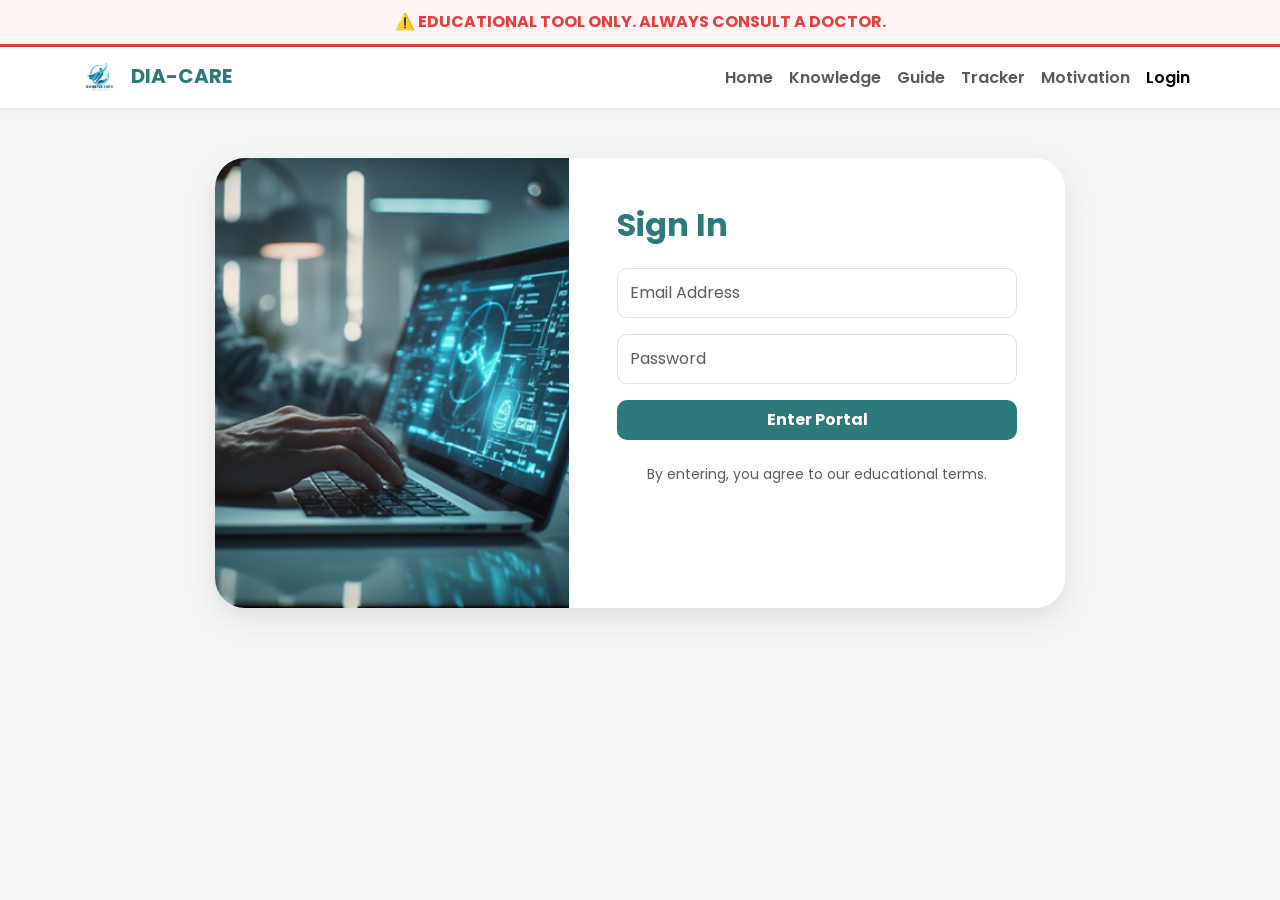
<file: portal.html>
<!DOCTYPE html>
<html lang="en">
<head>
<meta name="viewport" content="width=device-width, initial-scale=1.0">
    <meta charset="UTF-8">
    <meta name="viewport" content="width=device-width, initial-scale=1.0">
    <title>Dia-Care | Login</title>
    <link href="https://cdn.jsdelivr.net/npm/bootstrap@5.3.0/dist/css/bootstrap.min.css" rel="stylesheet">
    <link href="https://fonts.googleapis.com/css2?family=Poppins:wght@400;600&display=swap" rel="stylesheet">
    <style>
        :root { --teal: #2C7A7B; --red: #E53E3E; }
        body { font-family: 'Poppins', sans-serif; background: #f4f7f6; display: none; }
        .disclaimer { background: #FFF5F5; border-bottom: 3px solid var(--red); color: var(--red); padding: 10px; text-align: center; font-weight: bold; position: sticky; top: 0; z-index: 2000; }
        .navbar-brand img { width: 35px !important; height: auto !important; margin-right: 10px; }
        .portal-card { background: white; border-radius: 30px; overflow: hidden; box-shadow: 0 10px 30px rgba(0,0,0,0.1); margin: 50px auto; max-width: 850px; }
        .sidebar-img { background: url('images/page6default.png') center/cover; min-height: 450px; }
        .btn-teal { background: var(--teal); color: white; border: none; transition: 0.3s; padding: 12px; border-radius: 10px; }
        .btn-teal:hover { background: #1A365D; transform: scale(1.02); color: white; }
        .form-control { padding: 12px; border-radius: 10px; }
    </style>
</head>
<body>
    <div class="disclaimer">⚠️ EDUCATIONAL TOOL ONLY. ALWAYS CONSULT A DOCTOR.</div>
    
    <nav class="navbar navbar-expand-lg navbar-light bg-white shadow-sm sticky-top">
        <div class="container">
            <a class="navbar-brand fw-bold" href="index.html" style="color: var(--teal);"><img src="images/logo.png" alt="Logo"> DIA-CARE</a>
            <button class="navbar-toggler" type="button" data-bs-toggle="collapse" data-bs-target="#navbarNav"><span class="navbar-toggler-icon"></span></button>
            <div class="collapse navbar-collapse" id="navbarNav">
                <ul class="navbar-nav ms-auto fw-semibold">
                    <li><a class="nav-link" href="index.html">Home</a></li>
                    <li><a class="nav-link" href="knowledge.html">Knowledge</a></li>
                    <li><a class="nav-link" href="guide.html">Guide</a></li>
                    <li><a class="nav-link" href="tracker.html">Tracker</a></li>
                    <li><a class="nav-link" href="motivation.html">Motivation</a></li>
                    <li><a class="nav-link active" href="portal.html">Login</a></li>
                </ul>
            </div>
        </div>
    </nav>

    <div class="container">
        <div class="row portal-card g-0">
            <div class="col-md-5 sidebar-img d-none d-md-block"></div>
            <div class="col-md-7 p-5">
                <h2 class="fw-bold mb-4" style="color: var(--teal);">Sign In</h2>
                <form id="loginForm">
                    <input type="email" id="email" class="form-control mb-3" placeholder="Email Address" required>
                    <input type="password" id="password" class="form-control mb-3" placeholder="Password" required>
                    <button type="submit" class="btn btn-teal w-100 py-2 fw-bold">Enter Portal</button>
                </form>
                <p class="mt-4 text-center small text-muted">By entering, you agree to our educational terms.</p>
            </div>
        </div>
    </div>

    <script src="https://code.jquery.com/jquery-3.6.0.min.js"></script>
    <script src="https://cdn.jsdelivr.net/npm/bootstrap@5.3.0/dist/js/bootstrap.bundle.min.js"></script>
    <script>
        $(document).ready(function(){
            $('body').fadeIn(800);
            $('#loginForm').on('submit', function(e){
                e.preventDefault();
                const email = $('#email').val();
                sessionStorage.setItem("userEmail", email);
                window.location.href = "account.html";
            });
        });
    </script>
</body>
</html>
</file>
